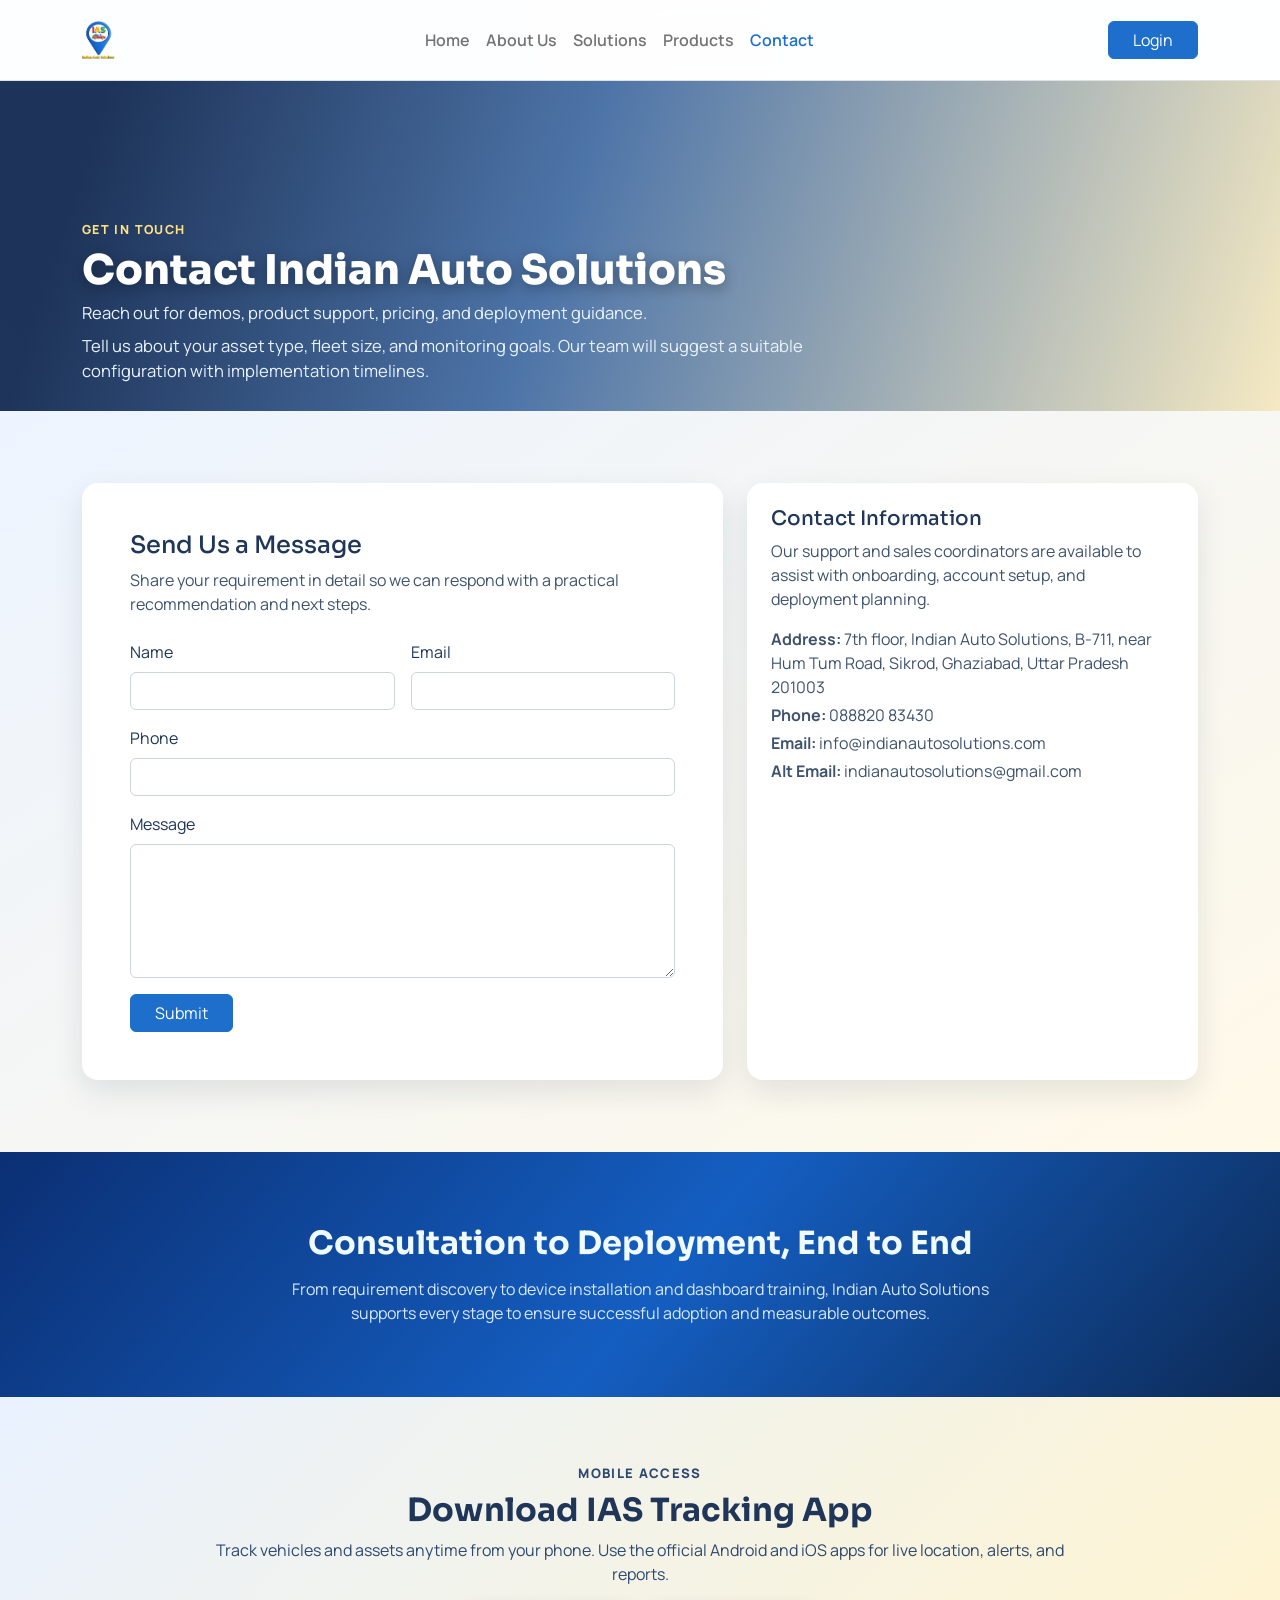
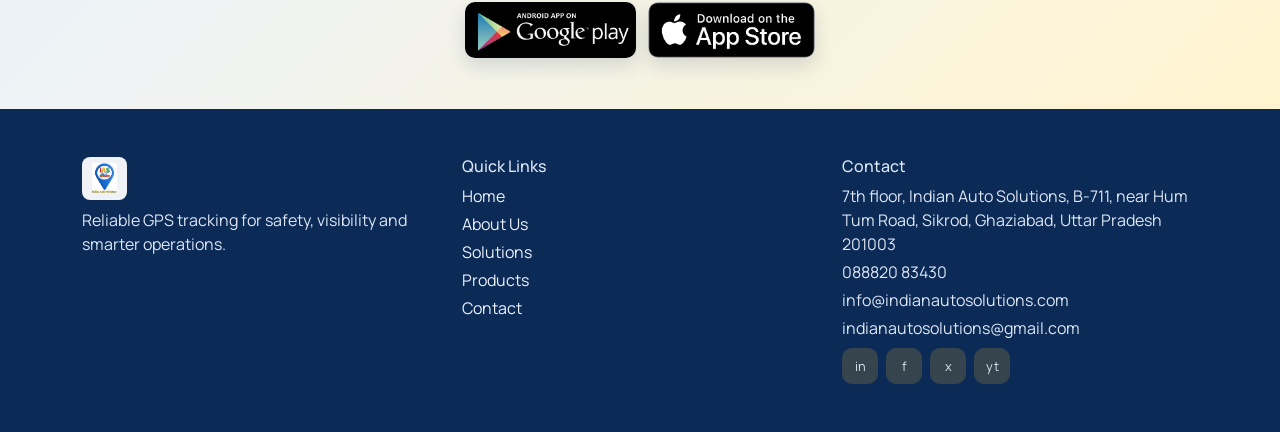
<file: contact.html>
<!DOCTYPE html>
<html lang="en">
  <head>
    <meta charset="UTF-8" />
    <meta name="viewport" content="width=device-width, initial-scale=1" />
    <title>Contact | Indian Auto Solutions</title>
    <link rel="preconnect" href="https://fonts.googleapis.com" />
    <link rel="preconnect" href="https://fonts.gstatic.com" crossorigin />
    <link href="https://fonts.googleapis.com/css2?family=Manrope:wght@400;500;700;800&family=Sora:wght@500;700&display=swap" rel="stylesheet" />
    <link rel="stylesheet" href="assets/css/bootstrap.min.css" />
    <link rel="stylesheet" href="assets/css/style.css" />
  </head>
  <body>
    <nav class="navbar navbar-expand-lg sticky-top site-nav border-bottom">
      <div class="container py-2">
        <a class="navbar-brand fw-bold" href="index.html" aria-label="Indian Auto Solutions Home">
          <img class="brand-logo" src="assets/images/iaslog.png" alt="Indian Auto Solutions" />
        </a>
        <span class="mobile-brand-title d-lg-none">Indian Auto Solutions</span>
        <button class="navbar-toggler" type="button" data-bs-toggle="collapse" data-bs-target="#mainNav" aria-controls="mainNav" aria-expanded="false" aria-label="Toggle navigation">
          <span class="navbar-toggler-icon"></span>
        </button>
        <div class="collapse navbar-collapse" id="mainNav">
          <ul class="navbar-nav mx-auto mb-2 mb-lg-0">
            <li class="nav-item"><a class="nav-link" href="index.html">Home</a></li>
            <li class="nav-item"><a class="nav-link" href="about.html">About Us</a></li>
            <li class="nav-item"><a class="nav-link" href="solutions.html">Solutions</a></li>
            <li class="nav-item"><a class="nav-link" href="products.html">Products</a></li>
            <li class="nav-item"><a class="nav-link active" href="contact.html">Contact</a></li>
          </ul>
          <a class="btn btn-primary px-4" href="https://indianautosolutions.com/jsp/ias_login.jsp" target="_blank" rel="noopener noreferrer">Login</a>
        </div>
      </div>
    </nav>

    <main>
      <section class="inner-page-banner inner-banner-contact">
        <div class="inner-banner-overlay">
          <div class="container">
            <div class="inner-banner-content">
              <p class="mb-2 banner-kicker">Get in Touch</p>
              <h1 class="banner-title mb-2">Contact Indian Auto Solutions</h1>
              <p class="banner-text mb-2">Reach out for demos, product support, pricing, and deployment guidance.</p>
              <p class="banner-text mb-0">Tell us about your asset type, fleet size, and monitoring goals. Our team will suggest a suitable configuration with implementation timelines.</p>
            </div>
      </div>
    </section>

      <section class="section-space section-muted">
        <div class="container">
          <div class="row g-4">
            <div class="col-lg-7">
              <div class="card modern-card p-4 p-lg-5 h-100">
                <h4 class="mb-2">Send Us a Message</h4>
                <p class="mb-4">Share your requirement in detail so we can respond with a practical recommendation and next steps.</p>
                <form>
                  <div class="row g-3">
                    <div class="col-md-6">
                      <label class="form-label" for="name">Name</label>
                      <input id="name" class="form-control" type="text" required />
                    </div>
                    <div class="col-md-6">
                      <label class="form-label" for="email">Email</label>
                      <input id="email" class="form-control" type="email" required />
                    </div>
                    <div class="col-12">
                      <label class="form-label" for="phone">Phone</label>
                      <input id="phone" class="form-control" type="tel" required />
                    </div>
                    <div class="col-12">
                      <label class="form-label" for="message">Message</label>
                      <textarea id="message" class="form-control" rows="5"></textarea>
                    </div>
                    <div class="col-12">
                      <button class="btn btn-primary px-4" type="submit">Submit</button>
                    </div>
                  </div>
                </form>
              </div>
            </div>
            <div class="col-lg-5">
              <div class="card modern-card p-4 h-100">
                <h5>Contact Information</h5>
                <p>Our support and sales coordinators are available to assist with onboarding, account setup, and deployment planning.</p>
                <p class="mb-1"><strong>Address:</strong> 7th floor, Indian Auto Solutions, B-711, near Hum Tum Road, Sikrod, Ghaziabad, Uttar Pradesh 201003</p>
                <p class="mb-1"><strong>Phone:</strong> 088820 83430</p>
                <p class="mb-1"><strong>Email:</strong> info@indianautosolutions.com</p>
                <p class="mb-3"><strong>Alt Email:</strong> indianautosolutions@gmail.com</p>
              </div>
            </div>
          </div>
        </div>
      </section>

      <section class="section-space section-dark">
        <div class="container">
          <h2 class="section-title text-center">Consultation to Deployment, End to End</h2>
          <p class="section-subtitle mb-0">From requirement discovery to device installation and dashboard training, Indian Auto Solutions supports every stage to ensure successful adoption and measurable outcomes.</p>
        </div>
      </section>
    </main>

    <section class="app-download-section section-light">
      <div class="app-download-card">
        <p class="kicker mb-2">Mobile Access</p>
        <h2 class="section-title mb-2">Download IAS Tracking App</h2>
        <p class="mb-3">Track vehicles and assets anytime from your phone. Use the official Android and iOS apps for live location, alerts, and reports.</p>
        <div class="app-links">
          <a class="app-link" href="https://play.google.com/store/apps/details?id=com.vts.indianautosolution" target="_blank" rel="noopener noreferrer"><img class="app-icon-img" src="assets/images/playstore.png" alt="Download on Play Store" /></a>
          <a class="app-link" href="https://apps.apple.com/in/app/traking24-com/id1668769351" target="_blank" rel="noopener noreferrer"><img class="app-icon-img" src="assets/images/ios.png" alt="Download on the App Store" /></a>
        </div>
      </div>
    </section>

    <footer class="footer-dark py-5">
      <div class="container">
        <div class="row g-4">
          <div class="col-md-4"><div class="footer-logo-badge mb-2"><img class="footer-logo" src="assets/images/iaslog.png" alt="Indian Auto Solutions" /></div><p class="mb-0">Reliable GPS tracking for safety, visibility and smarter operations.</p></div>
          <div class="col-md-4"><h6>Quick Links</h6><div class="d-flex flex-column gap-1"><a href="index.html">Home</a><a href="about.html">About Us</a><a href="solutions.html">Solutions</a><a href="products.html">Products</a><a href="contact.html">Contact</a></div></div>
          <div class="col-md-4"><h6>Contact</h6><p class="mb-1">7th floor, Indian Auto Solutions, B-711, near Hum Tum Road, Sikrod, Ghaziabad, Uttar Pradesh 201003</p><p class="mb-1">088820 83430</p><p class="mb-1">info@indianautosolutions.com</p><p class="mb-2">indianautosolutions@gmail.com</p><div class="d-flex gap-2 social-row"><span>in</span><span>f</span><span>x</span><span>yt</span></div></div>
        </div>
      </div>
    </footer>

    <script src="assets/js/bootstrap.bundle.min.js"></script>
    <script src="assets/js/main.js"></script>
  </body>
</html>
</file>
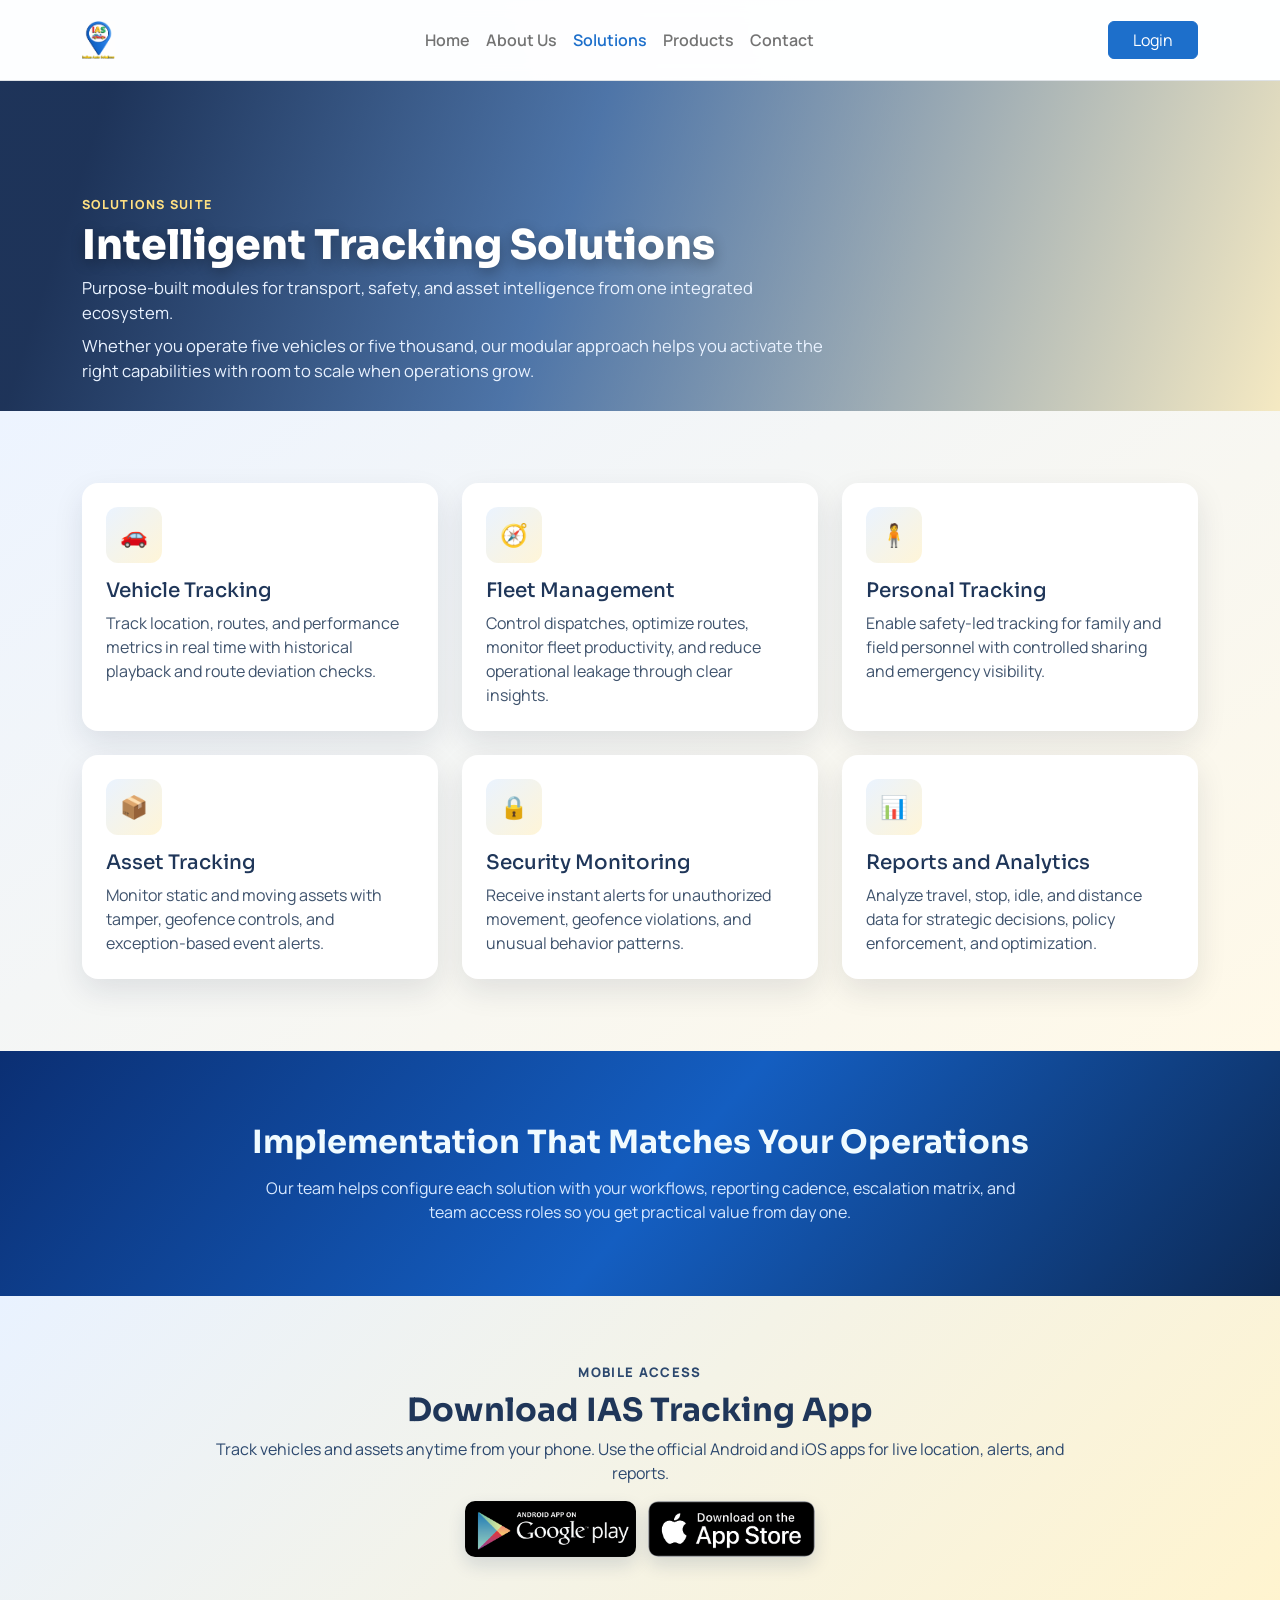
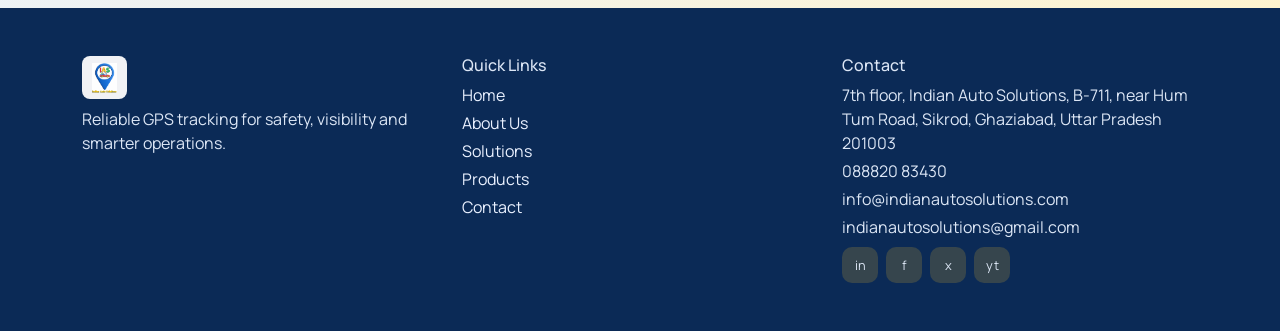
<file: solutions.html>
<!DOCTYPE html>
<html lang="en">
  <head>
    <meta charset="UTF-8" />
    <meta name="viewport" content="width=device-width, initial-scale=1" />
    <title>Solutions | Indian Auto Solutions</title>
    <link rel="preconnect" href="https://fonts.googleapis.com" />
    <link rel="preconnect" href="https://fonts.gstatic.com" crossorigin />
    <link href="https://fonts.googleapis.com/css2?family=Manrope:wght@400;500;700;800&family=Sora:wght@500;700&display=swap" rel="stylesheet" />
    <link rel="stylesheet" href="assets/css/bootstrap.min.css" />
    <link rel="stylesheet" href="assets/css/style.css" />
  </head>
  <body>
    <nav class="navbar navbar-expand-lg sticky-top site-nav border-bottom">
      <div class="container py-2">
        <a class="navbar-brand fw-bold" href="index.html" aria-label="Indian Auto Solutions Home">
          <img class="brand-logo" src="assets/images/iaslog.png" alt="Indian Auto Solutions" />
        </a>
        <span class="mobile-brand-title d-lg-none">Indian Auto Solutions</span>
        <button class="navbar-toggler" type="button" data-bs-toggle="collapse" data-bs-target="#mainNav" aria-controls="mainNav" aria-expanded="false" aria-label="Toggle navigation">
          <span class="navbar-toggler-icon"></span>
        </button>
        <div class="collapse navbar-collapse" id="mainNav">
          <ul class="navbar-nav mx-auto mb-2 mb-lg-0">
            <li class="nav-item"><a class="nav-link" href="index.html">Home</a></li>
            <li class="nav-item"><a class="nav-link" href="about.html">About Us</a></li>
            <li class="nav-item"><a class="nav-link active" href="solutions.html">Solutions</a></li>
            <li class="nav-item"><a class="nav-link" href="products.html">Products</a></li>
            <li class="nav-item"><a class="nav-link" href="contact.html">Contact</a></li>
          </ul>
          <a class="btn btn-primary px-4" href="https://indianautosolutions.com/jsp/ias_login.jsp" target="_blank" rel="noopener noreferrer">Login</a>
        </div>
      </div>
    </nav>

    <main>
      <section class="inner-page-banner inner-banner-solutions">
        <div class="inner-banner-overlay">
          <div class="container">
            <div class="inner-banner-content">
              <p class="mb-2 banner-kicker">Solutions Suite</p>
              <h1 class="banner-title mb-2">Intelligent Tracking Solutions</h1>
              <p class="banner-text mb-2">Purpose-built modules for transport, safety, and asset intelligence from one integrated ecosystem.</p>
              <p class="banner-text mb-0">Whether you operate five vehicles or five thousand, our modular approach helps you activate the right capabilities with room to scale when operations grow.</p>
            </div>
      </div>
    </section>

      <section class="section-space section-muted">
        <div class="container">
          <div class="row g-4">
            <div class="col-md-6 col-xl-4">
              <article class="card modern-card h-100 p-4"><div class="icon-chip mb-3">🚗</div><h5>Vehicle Tracking</h5><p class="mb-0">Track location, routes, and performance metrics in real time with historical playback and route deviation checks.</p></article>
            </div>
            <div class="col-md-6 col-xl-4">
              <article class="card modern-card h-100 p-4"><div class="icon-chip mb-3">🧭</div><h5>Fleet Management</h5><p class="mb-0">Control dispatches, optimize routes, monitor fleet productivity, and reduce operational leakage through clear insights.</p></article>
            </div>
            <div class="col-md-6 col-xl-4">
              <article class="card modern-card h-100 p-4"><div class="icon-chip mb-3">🧍</div><h5>Personal Tracking</h5><p class="mb-0">Enable safety-led tracking for family and field personnel with controlled sharing and emergency visibility.</p></article>
            </div>
            <div class="col-md-6 col-xl-4">
              <article class="card modern-card h-100 p-4"><div class="icon-chip mb-3">📦</div><h5>Asset Tracking</h5><p class="mb-0">Monitor static and moving assets with tamper, geofence controls, and exception-based event alerts.</p></article>
            </div>
            <div class="col-md-6 col-xl-4">
              <article class="card modern-card h-100 p-4"><div class="icon-chip mb-3">🔒</div><h5>Security Monitoring</h5><p class="mb-0">Receive instant alerts for unauthorized movement, geofence violations, and unusual behavior patterns.</p></article>
            </div>
            <div class="col-md-6 col-xl-4">
              <article class="card modern-card h-100 p-4"><div class="icon-chip mb-3">📊</div><h5>Reports and Analytics</h5><p class="mb-0">Analyze travel, stop, idle, and distance data for strategic decisions, policy enforcement, and optimization.</p></article>
            </div>
          </div>
        </div>
      </section>

      <section class="section-space section-dark">
        <div class="container">
          <h2 class="section-title text-center">Implementation That Matches Your Operations</h2>
          <p class="section-subtitle mb-0">Our team helps configure each solution with your workflows, reporting cadence, escalation matrix, and team access roles so you get practical value from day one.</p>
        </div>
      </section>
    </main>

    <section class="app-download-section section-light">
      <div class="app-download-card">
        <p class="kicker mb-2">Mobile Access</p>
        <h2 class="section-title mb-2">Download IAS Tracking App</h2>
        <p class="mb-3">Track vehicles and assets anytime from your phone. Use the official Android and iOS apps for live location, alerts, and reports.</p>
        <div class="app-links">
          <a class="app-link" href="https://play.google.com/store/apps/details?id=com.vts.indianautosolution" target="_blank" rel="noopener noreferrer"><img class="app-icon-img" src="assets/images/playstore.png" alt="Download on Play Store" /></a>
          <a class="app-link" href="https://apps.apple.com/in/app/traking24-com/id1668769351" target="_blank" rel="noopener noreferrer"><img class="app-icon-img" src="assets/images/ios.png" alt="Download on the App Store" /></a>
        </div>
      </div>
    </section>

    <footer class="footer-dark py-5">
      <div class="container">
        <div class="row g-4">
          <div class="col-md-4"><div class="footer-logo-badge mb-2"><img class="footer-logo" src="assets/images/iaslog.png" alt="Indian Auto Solutions" /></div><p class="mb-0">Reliable GPS tracking for safety, visibility and smarter operations.</p></div>
          <div class="col-md-4"><h6>Quick Links</h6><div class="d-flex flex-column gap-1"><a href="index.html">Home</a><a href="about.html">About Us</a><a href="solutions.html">Solutions</a><a href="products.html">Products</a><a href="contact.html">Contact</a></div></div>
          <div class="col-md-4"><h6>Contact</h6><p class="mb-1">7th floor, Indian Auto Solutions, B-711, near Hum Tum Road, Sikrod, Ghaziabad, Uttar Pradesh 201003</p><p class="mb-1">088820 83430</p><p class="mb-1">info@indianautosolutions.com</p><p class="mb-2">indianautosolutions@gmail.com</p><div class="d-flex gap-2 social-row"><span>in</span><span>f</span><span>x</span><span>yt</span></div></div>
        </div>
      </div>
    </footer>

    <script src="assets/js/bootstrap.bundle.min.js"></script>
    <script src="assets/js/main.js"></script>
  </body>
</html>
</file>
<file: assets/css/style.css>
:root {
  --ias-primary: #1d6fcb;
  --ias-accent: #22b96e;
  --ias-dark: #0b2f73;
  --ias-body: #1f3659;
  --ias-yellow: #f7c325;
  --ias-red: #ef3e43;
  --bs-primary: #1d6fcb;
  --bs-primary-rgb: 29, 111, 203;
}

* {
  box-sizing: border-box;
}

body {
  font-family: "Manrope", "Segoe UI", sans-serif;
  color: var(--ias-body);
  background:
    radial-gradient(circle at 10% 10%, #e4f0ff 0%, transparent 38%),
    radial-gradient(circle at 90% 90%, #fff4cd 0%, transparent 43%),
    #f4f8ff;
}

p {
  color: #3f536d;
}

h1,
h2,
h3,
h4,
h5,
.navbar-brand {
  font-family: "Sora", "Segoe UI", sans-serif;
}

.brand-logo {
  height: 38px;
  width: auto;
  display: block;
}

.mobile-brand-title {
  font-family: "Sora", "Segoe UI", sans-serif;
  font-size: 1rem;
  font-weight: 700;
  color: #17457c;
  margin-left: 0.6rem;
  margin-right: auto;
  white-space: nowrap;
}

.footer-logo-badge {
  display: inline-flex;
  align-items: center;
  justify-content: center;
  padding: 0.4rem 0.6rem;
  background: rgba(255, 255, 255, 0.94);
  border-radius: 0.5rem;
}

.footer-logo {
  height: 30px;
  width: auto;
  display: block;
}

.site-nav {
  backdrop-filter: blur(10px);
  background: rgba(255, 255, 255, 0.9);
}

.site-nav .nav-link {
  font-weight: 600;
}

.site-nav .nav-link.active {
  color: var(--ias-primary) !important;
}

.btn-primary {
  background-color: var(--ias-primary);
  border-color: var(--ias-primary);
}

.btn-primary:hover,
.btn-primary:focus {
  background-color: #155eb4;
  border-color: #155eb4;
}

.btn-outline-primary {
  color: var(--ias-primary);
  border-color: var(--ias-primary);
}

.btn-outline-primary:hover,
.btn-outline-primary:focus {
  background-color: var(--ias-primary);
  border-color: var(--ias-primary);
}

.top-banner {
  padding: 0;
}

.banner-image-wrap {
  position: relative;
  overflow: hidden;
  border-radius: 0;
  min-height: 320px;
  box-shadow: 0 14px 30px rgba(15, 34, 59, 0.2);
}

.banner-image {
  width: 100%;
  height: 360px;
  object-fit: cover;
  display: block;
  transform: scale(1.02);
}

.banner-overlay {
  position: absolute;
  inset: 0;
  padding: 1.6rem 1.6rem;
  background: linear-gradient(105deg, rgba(8, 31, 71, 0.9) 5%, rgba(16, 67, 134, 0.74) 45%, rgba(247, 195, 37, 0.32) 100%);
  color: #edf3ff;
}

.banner-content {
  max-width: 720px;
}

.banner-kicker {
  font-size: 0.78rem;
  font-weight: 800;
  text-transform: uppercase;
  letter-spacing: 0.11em;
  color: #ffe082;
}

.banner-title {
  font-size: clamp(1.45rem, 3.2vw, 2.7rem);
  font-weight: 800;
  line-height: 1.1;
  color: #ffffff;
  text-shadow: 0 4px 14px rgba(0, 0, 0, 0.32);
}

.banner-text {
  font-size: clamp(0.93rem, 1.3vw, 1.08rem);
  color: #edf3ff;
  max-width: 760px;
}

.banner-btn {
  color: #0d3158;
  font-weight: 700;
  border-radius: 999px;
  padding: 0.5rem 1rem;
}

.banner-btn-outline {
  border-radius: 999px;
  padding: 0.5rem 1rem;
  font-weight: 700;
}

.inner-page-banner {
  position: relative;
  min-height: 330px;
  background-size: cover;
  background-position: center;
  background-repeat: no-repeat;
}

.inner-banner-overlay {
  min-height: 330px;
  display: flex;
  align-items: flex-end;
  padding: 1.7rem 0;
  background: linear-gradient(108deg, rgba(8, 31, 71, 0.9) 8%, rgba(16, 67, 134, 0.72) 44%, rgba(247, 195, 37, 0.28) 100%);
}

.inner-banner-content {
  max-width: 820px;
}

.inner-banner-content .banner-kicker {
  color: #ffe082;
}

.inner-banner-content .banner-title {
  margin: 0;
}

.inner-banner-content .banner-text {
  color: #e9f2ff;
}

.inner-banner-about {
  background-image: url("https://images.unsplash.com/photo-1521791136064-7986c2920216?auto=format&fit=crop&w=1800&q=80");
}

.inner-banner-solutions {
  background-image: url("https://images.unsplash.com/photo-1493238792000-8113da705763?auto=format&fit=crop&w=1800&q=80");
}

.inner-banner-products {
  background-image: url("https://images.unsplash.com/photo-1518773553398-650c184e0bb3?auto=format&fit=crop&w=1800&q=80");
}

.inner-banner-contact {
  background-image: url("https://images.unsplash.com/photo-1454165804606-c3d57bc86b40?auto=format&fit=crop&w=1800&q=80");
}

.section-space {
  padding: 4.5rem 0;
}

.section-light {
  background: #ffffff;
}

.section-muted {
  background: linear-gradient(145deg, #edf4ff, #fff9e8);
}

.section-dark {
  background: linear-gradient(130deg, #0b2f73 0%, #145ec1 52%, #0d2a56 100%);
  color: #f0fbff;
}

.section-dark p,
.section-dark li,
.section-dark .lead {
  color: #d7e8ff;
}

.section-title {
  font-weight: 700;
  margin-bottom: 0.9rem;
}

.section-subtitle {
  max-width: 760px;
  margin: 0 auto;
  text-align: center;
}

.kicker {
  font-size: 0.82rem;
  text-transform: uppercase;
  letter-spacing: 0.1em;
  color: var(--ias-primary);
  font-weight: 800;
}

.hero-card {
  border-radius: 1.2rem;
  border: 1px solid #d6e6ff;
  background: linear-gradient(140deg, #ffffff, #eef5ff);
  box-shadow: 0 20px 45px rgba(15, 34, 59, 0.14);
}

.hero-card .lead {
  color: #3b4f6b;
}

.hero-image,
.shadow-soft {
  box-shadow: 0 20px 38px rgba(15, 34, 59, 0.15);
}

.hero-visual {
  position: relative;
}

.hero-visual .hero-image {
  border-radius: 1.1rem;
}

.floating-chip {
  position: absolute;
  display: flex;
  align-items: center;
  gap: 0.45rem;
  padding: 0.55rem 0.7rem;
  border-radius: 999px;
  background: rgba(255, 255, 255, 0.95);
  border: 1px solid #dbe7ff;
  box-shadow: 0 14px 28px rgba(15, 34, 59, 0.18);
  color: #1f3659;
  font-size: 0.76rem;
  font-weight: 700;
  transform: translate3d(var(--parallax-x, 0), var(--parallax-y, 0), 0);
  will-change: transform;
  animation: floatY 4.2s ease-in-out infinite;
}

.chip-a {
  top: 10%;
  left: -4%;
}

.chip-b {
  right: -4%;
  top: 38%;
  animation-delay: 0.5s;
}

.chip-c {
  left: 8%;
  bottom: 8%;
  animation-delay: 0.9s;
}

.chip-dot {
  width: 9px;
  height: 9px;
  border-radius: 50%;
  background: var(--ias-yellow);
}

@keyframes floatY {
  0%,
  100% {
    margin-top: 0;
  }

  50% {
    margin-top: -7px;
  }
}

.modern-card {
  border: 0;
  border-radius: 1rem;
  box-shadow: 0 12px 30px rgba(15, 34, 59, 0.1);
  background: #ffffff;
  transition: transform 0.22s ease, box-shadow 0.22s ease;
}

.modern-card:hover {
  transform: translateY(-4px);
  box-shadow: 0 18px 36px rgba(15, 34, 59, 0.14);
}

.product-preview-card {
  display: flex;
  flex-direction: column;
  padding: 1.15rem !important;
}

.product-preview-card h5 {
  margin-bottom: 0.55rem;
}

.product-preview-card p {
  margin-bottom: 1rem !important;
}

.product-preview-card .btn {
  margin-top: auto;
}

.icon-chip {
  width: 56px;
  height: 56px;
  border-radius: 12px;
  display: inline-flex;
  align-items: center;
  justify-content: center;
  font-size: 1.4rem;
  background: linear-gradient(135deg, #eaf3ff, #fff5d7);
}

.feature-list {
  margin: 0;
  padding: 0 0 0 1.1rem;
}

.feature-list li {
  margin-bottom: 0.55rem;
}

.feature-list strong {
  color: #155eb4;
}

.cta-wrap {
  border-radius: 1rem;
  background: linear-gradient(130deg, #1d6fcb, #22b96e);
  box-shadow: 0 20px 42px rgba(24, 102, 188, 0.35);
}

.metric-box {
  border-radius: 1rem;
  border: 1px solid #d9e6ff;
  background: #ffffff;
  text-align: center;
  padding: 1.1rem;
  box-shadow: 0 10px 26px rgba(15, 34, 59, 0.08);
}

.metric-box h3 {
  margin: 0;
  font-size: 2rem;
  color: #1d6fcb;
}

.metric-box p {
  margin: 0;
  color: #516783;
}

.logo-cloud {
  display: grid;
  grid-template-columns: repeat(6, minmax(0, 1fr));
  gap: 0.85rem;
}

.logo-item {
  border: 1px solid rgba(248, 223, 134, 0.32);
  border-radius: 0.75rem;
  display: flex;
  align-items: center;
  gap: 0.55rem;
  padding: 0.65rem 0.6rem;
  font-size: 0.8rem;
  font-weight: 600;
  color: #eaf2ff;
  background: rgba(7, 28, 63, 0.35);
}

.logo-mark {
  flex: 0 0 auto;
  width: 26px;
  height: 26px;
  border-radius: 8px;
  background: linear-gradient(135deg, #f7c325, #ef3e43);
  color: #e8f0ff;
  display: inline-flex;
  align-items: center;
  justify-content: center;
  font-size: 0.72rem;
}

.logo-name {
  line-height: 1.1;
}

body.scroll-ready .scroll-reveal {
  opacity: 0;
  transform: translateY(20px);
  transition: opacity 0.6s ease, transform 0.6s ease;
}

body.scroll-ready .scroll-reveal.revealed {
  opacity: 1;
  transform: translateY(0);
}

.footer-dark {
  background: #0b2a56;
  color: #dce6f5;
}

.footer-dark p,
.footer-dark h5,
.footer-dark h6,
.footer-dark .small {
  color: #dce6f5;
}

.footer-dark a {
  text-decoration: none;
  color: #eaf1ff;
}

.social-row span {
  width: 36px;
  height: 36px;
  border-radius: 10px;
  background: rgba(247, 195, 37, 0.18);
  display: inline-flex;
  align-items: center;
  justify-content: center;
  font-size: 0.8rem;
}

.app-download-section {
  padding-top: 2.6rem;
  padding-bottom: 1.6rem;
  background: linear-gradient(135deg, #e9f2ff, #fff4cf);
}

.app-download-card {
  width: min(100% - 2rem, 1180px);
  margin-inline: auto;
  padding: 1.6rem 0;
}

.app-download-card p {
  color: #2c486e;
}

.app-download-card .section-title,
.app-download-card p,
.app-download-card .app-links {
  width: min(100%, 860px);
  margin-left: auto;
  margin-right: auto;
  text-align: center;
}

.app-download-card .app-links {
  justify-content: center;
}

.app-links {
  display: flex;
  flex-wrap: wrap;
  gap: 0.75rem;
}

.app-link {
  display: inline-block;
  line-height: 0;
  text-decoration: none;
}

.app-link:hover {
  opacity: 0.92;
}

.app-icon {
  width: 19px;
  height: 19px;
  border-radius: 999px;
  display: inline-flex;
  align-items: center;
  justify-content: center;
  background: rgba(255, 255, 255, 0.24);
  font-size: 0.68rem;
  font-weight: 700;
}

.app-icon-img {
  width: auto;
  height: 56px;
  max-height: 56px;
  object-fit: contain;
  display: block;
  border-radius: 10px;
  box-shadow: 0 8px 18px rgba(13, 45, 90, 0.14);
}

@media (max-width: 575.98px) {
  .app-icon-img {
    height: 48px;
    max-height: 48px;
  }
}

.map-box {
  min-height: 210px;
  border-radius: 0.75rem;
  display: flex;
  align-items: center;
  justify-content: center;
  color: #24508c;
  font-weight: 700;
  background:
    linear-gradient(45deg, #e5efff 25%, transparent 25%),
    linear-gradient(-45deg, #e5efff 25%, transparent 25%),
    linear-gradient(45deg, transparent 75%, #fff2cc 75%),
    linear-gradient(-45deg, transparent 75%, #fff2cc 75%);
  background-size: 24px 24px;
  background-position: 0 0, 0 12px, 12px -12px, -12px 0;
}

@media (max-width: 991.98px) {
  .section-space {
    padding: 3.2rem 0;
  }

  .logo-cloud {
    grid-template-columns: repeat(3, minmax(0, 1fr));
  }

  .banner-image {
    height: 300px;
  }

  .inner-page-banner,
  .inner-banner-overlay {
    min-height: 300px;
  }

  .chip-a,
  .chip-b,
  .chip-c {
    transform: scale(0.9);
  }

  .chip-a {
    left: 2%;
  }

  .chip-b {
    right: 2%;
  }
}

@media (max-width: 575.98px) {
  .logo-cloud {
    grid-template-columns: repeat(2, minmax(0, 1fr));
  }

  .floating-chip {
    font-size: 0.68rem;
    padding: 0.45rem 0.6rem;
  }

  .banner-image {
    height: 250px;
  }

  .inner-page-banner,
  .inner-banner-overlay {
    min-height: 260px;
  }

  .banner-overlay {
    padding: 1rem;
  }

  .inner-banner-overlay {
    padding: 1rem 0;
  }

  .banner-title {
    font-size: 1.45rem;
  }

  .chip-b {
    top: 34%;
  }
}

@media (prefers-reduced-motion: reduce) {
  .floating-chip {
    animation: none;
  }

  body.scroll-ready .scroll-reveal {
    transition: none;
  }
}
</file>
